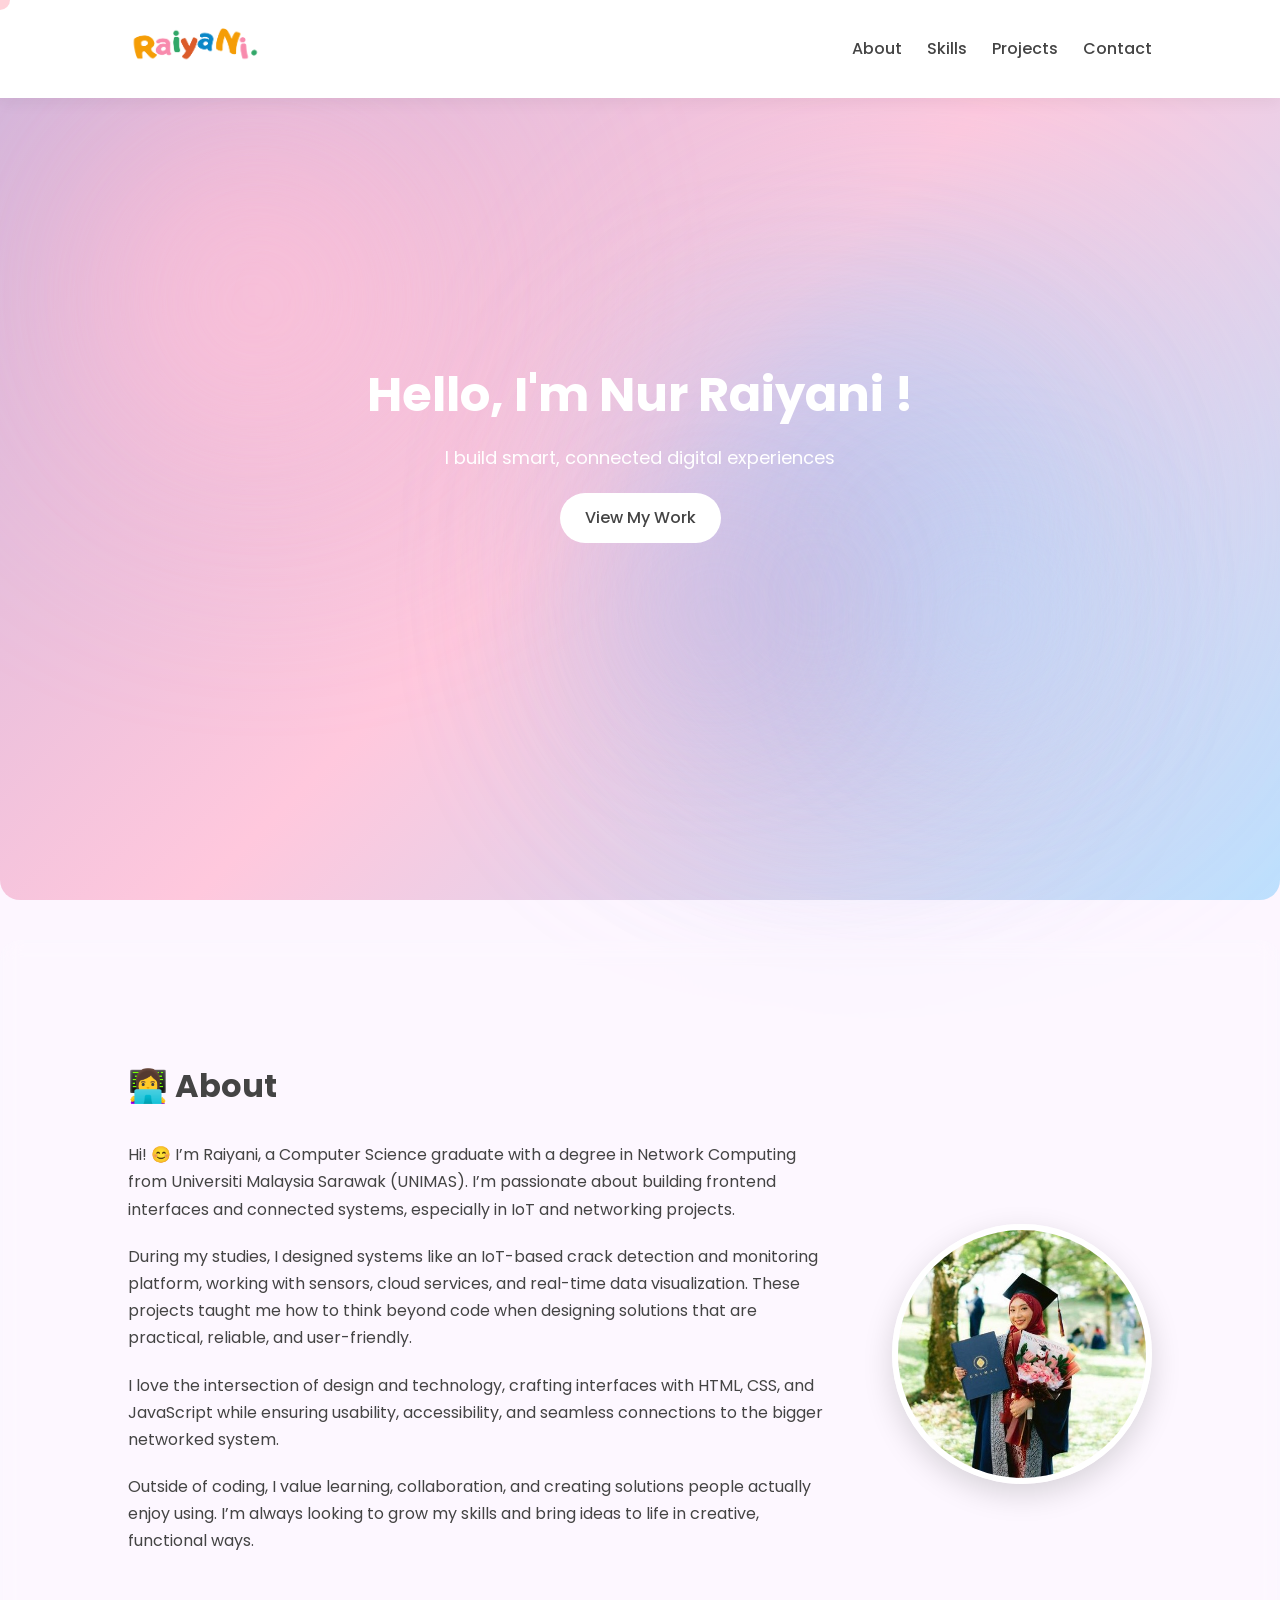
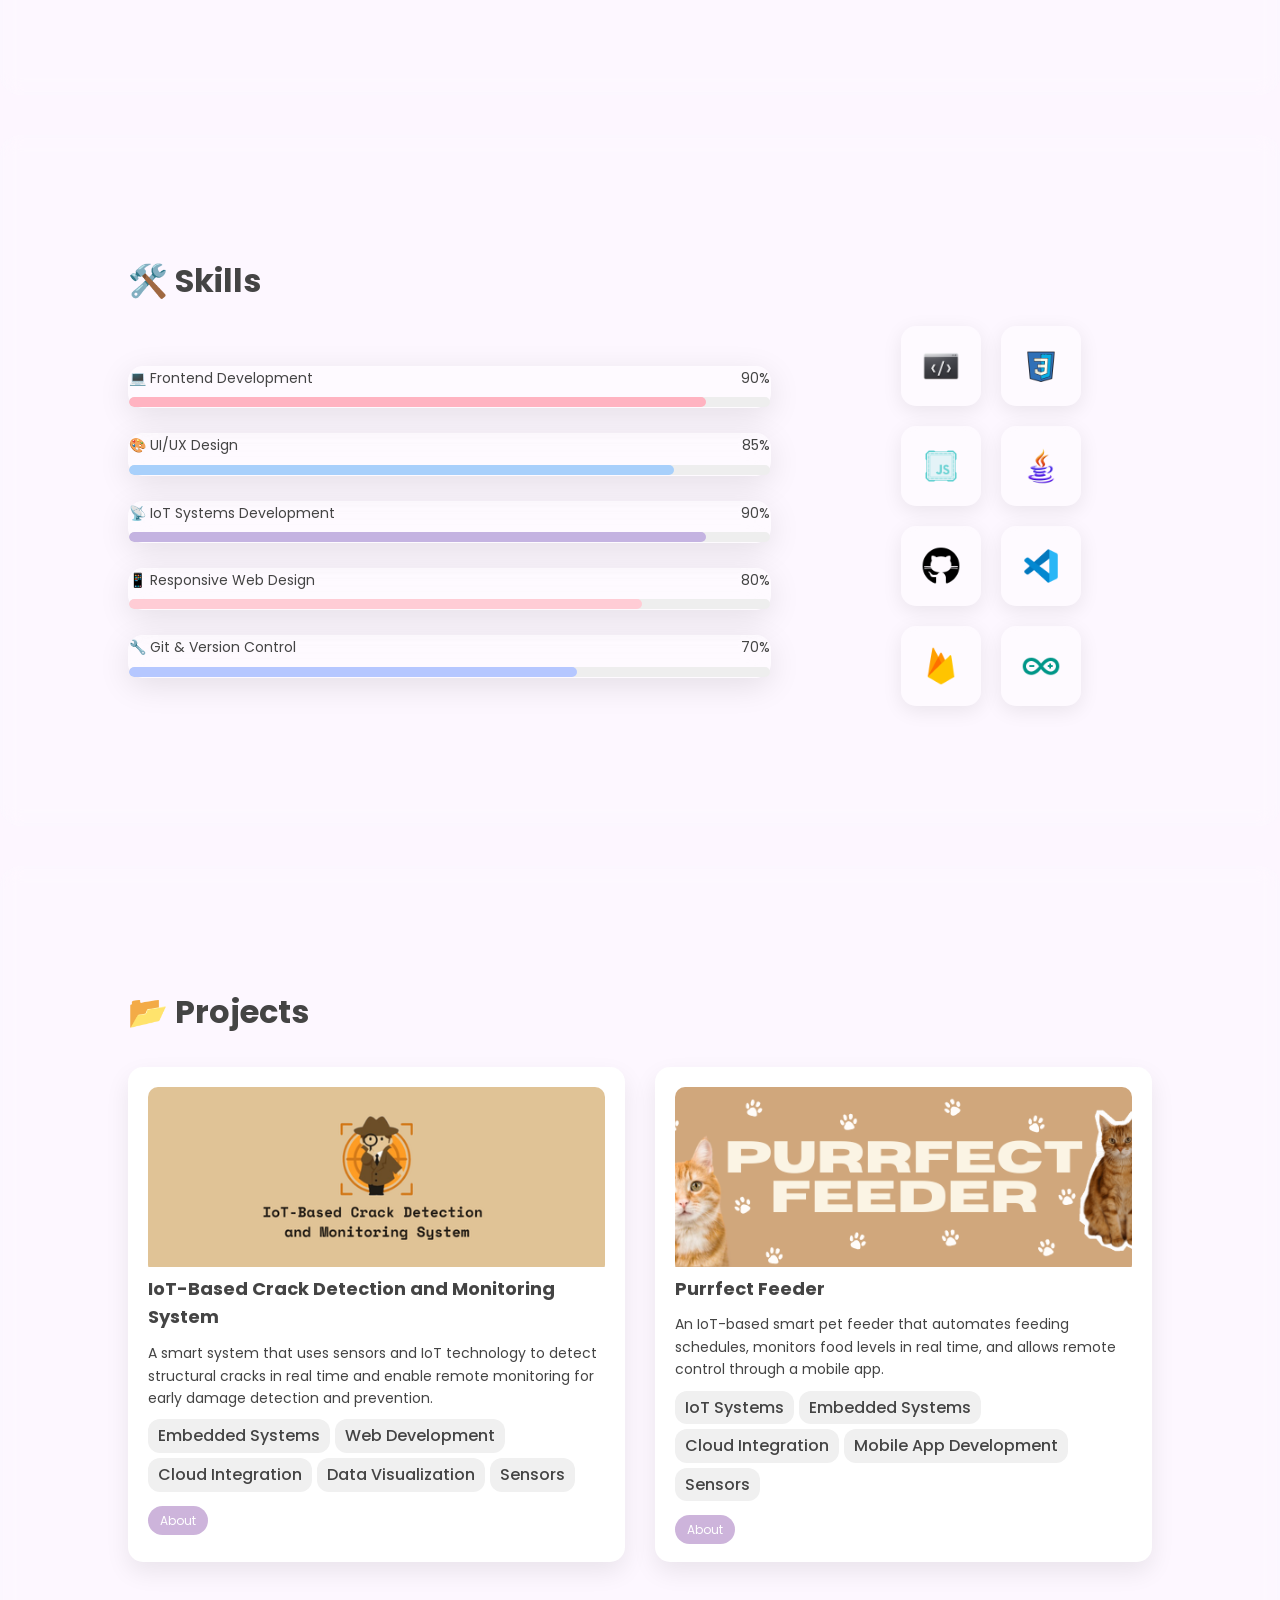
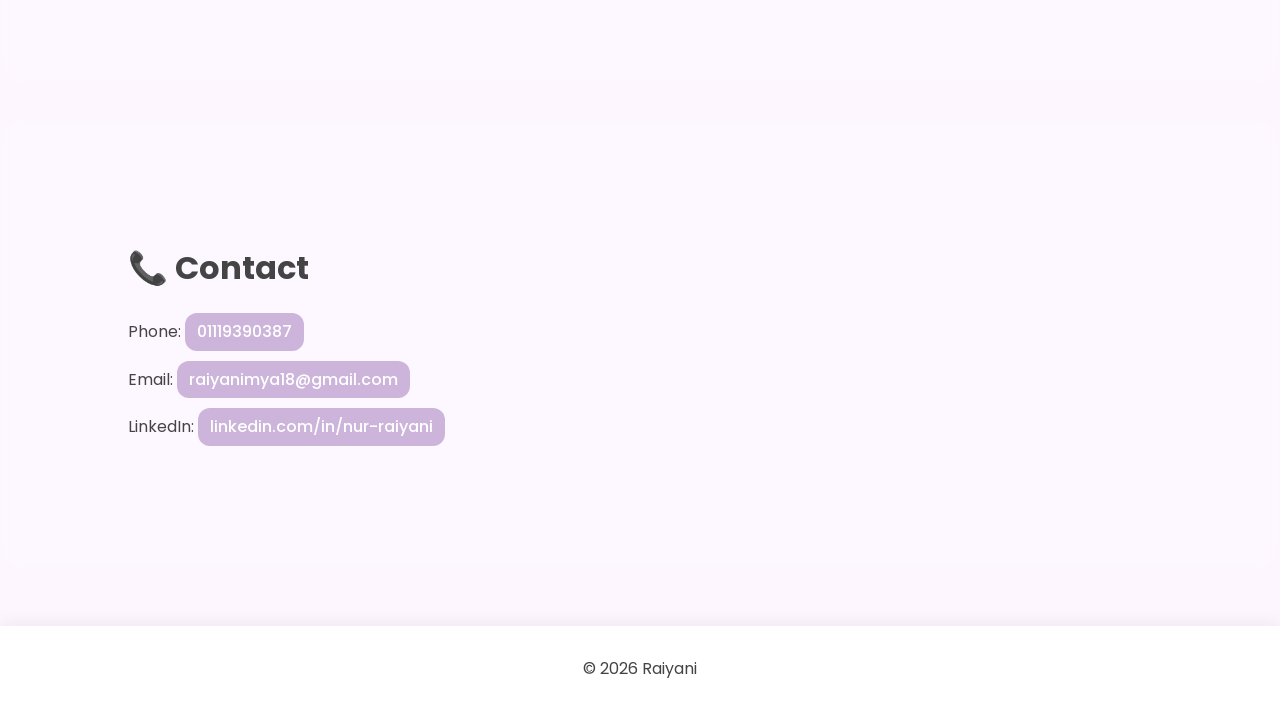
<file: index.html>
<!DOCTYPE html>
<html lang="en">
<head>
<meta charset="UTF-8">
<meta name="viewport" content="width=device-width, initial-scale=1.0">
<title>Raiyani Portfolio</title>

<link rel="stylesheet" href="style.css">

<link href="https://fonts.googleapis.com/css2?family=Poppins:wght@300;400;600&display=swap" rel="stylesheet">
</head>

<body>

<!-- NAVBAR -->
<header>
<nav class="navbar">

<div class="logo">
<a href="#hero">
<img src="images/logo.png" alt="Raiyani Logo">
</a>
</div>

<ul class="nav-links">
<li><a href="#about">About</a></li>
<li><a href="#skills">Skills</a></li>
<li><a href="#projects">Projects</a></li>
<li><a href="#contact">Contact</a></li>
</ul>

<div class="hamburger">
<span></span>
<span></span>
<span></span>
</div>

</nav>
</header>


<!-- HERO -->
<section class="hero" id="hero">

<div class="hero-content">
<h1>Hello, I'm <span>Nur Raiyani !</span></h1>
<p class="typing"></p>
<a href="#projects" class="btn">View My Work</a>
</div>

<div class="floating-shape shape1"></div>
<div class="floating-shape shape2"></div>
<div class="floating-shape shape3"></div>

<div class="blob blob1"></div>
<div class="blob blob2"></div>
<div class="blob blob3"></div>

</section>


<!-- ABOUT -->
<section id="about">

<h2>👩‍💻 About</h2>

<div class="about-container">

<div class="about-text">

<p>
Hi! 😊 I’m Raiyani, a Computer Science graduate with a degree in Network Computing from Universiti Malaysia Sarawak (UNIMAS). I’m passionate about building frontend interfaces and connected systems, especially in IoT and networking projects.
</p>

<p>
During my studies, I designed systems like an IoT-based crack detection and monitoring platform, working with sensors, cloud services, and real-time data visualization. These projects taught me how to think beyond code when designing solutions that are practical, reliable, and user-friendly.
</p>

<p>
I love the intersection of design and technology, crafting interfaces with HTML, CSS, and JavaScript while ensuring usability, accessibility, and seamless connections to the bigger networked system.
</p>

<p>
Outside of coding, I value learning, collaboration, and creating solutions people actually enjoy using. I’m always looking to grow my skills and bring ideas to life in creative, functional ways.
</p>

</div>


<div class="about-image">
<img src="images/profile.jpeg" alt="Nur Raiyani">
</div>

</div>

</section>


<!-- SKILLS -->
<section id="skills">
  <h2>🛠️ Skills</h2>
  <div class="skills-flex">
    
    <!-- Left: Skill Bars -->
    <div class="skills-container">
      <div class="skill-bar">
        <div class="skill-info"><span>💻 Frontend Development</span><span>90%</span></div>
        <div class="skill-progress"><div class="skill-fill html"></div></div>
      </div>
      <div class="skill-bar">
        <div class="skill-info"><span>🎨 UI/UX Design</span><span>85%</span></div>
        <div class="skill-progress"><div class="skill-fill css"></div></div>
      </div>
      <div class="skill-bar">
        <div class="skill-info"><span>📡 IoT Systems Development</span><span>90%</span></div>
        <div class="skill-progress"><div class="skill-fill js"></div></div>
      </div>
      <div class="skill-bar">
        <div class="skill-info"><span>📱 Responsive Web Design</span><span>80%</span></div>
        <div class="skill-progress"><div class="skill-fill ui"></div></div>
      </div>
      <div class="skill-bar">
        <div class="skill-info"><span>🔧 Git & Version Control</span><span>70%</span></div>
        <div class="skill-progress"><div class="skill-fill figma"></div></div>
      </div>
    </div>

    <!-- Right: Tech Stack Icons -->
    <div class="tech-stack">
      <div class="tech-icon"><img src="images/html-icon.png" alt="HTML" title="HTML"></div>
      <div class="tech-icon"><img src="images/css-icon.png" alt="CSS" title="CSS"></div>
      <div class="tech-icon"><img src="images/js-icon.png" alt="JavaScript" title="JavaScript"></div>
      <div class="tech-icon"><img src="images/figma-icon.png" alt="Figma" title="Figma"></div>
      <div class="tech-icon"><img src="images/git-icon.png" alt="Git" title="Git"></div>
      <div class="tech-icon"><img src="images/vscode-icon.png" alt="VS Code" title="VS Code"></div>
      <div class="tech-icon"><img src="images/firebase-icon.png" alt="Firebase" title="Firebase"></div>
      <div class="tech-icon"><img src="images/arduino-icon.png" alt="Arduino" title="Arduino"></div>
    </div>

  </div>
</section>

<section id="projects">

<h2>📂 Projects</h2>

<div class="projects-grid">

  <!-- Project 1 -->
  <div class="project-card">

    <div class="project-img-container">
      <img src="images/project1.png" alt="Project 1">
      <!-- View Here clickable link -->
      <a href="project1.html" class="open-text" target="_blank">View Here</a>
    </div>

    <div class="project-info">
      <h3>IoT-Based Crack Detection and Monitoring System</h3>
      <p>A smart system that uses sensors and IoT technology to detect structural cracks in real time and enable remote monitoring for early damage detection and prevention.</p>

      <div class="project-tags">
        <span>Embedded Systems</span>
        <span>Web Development</span>
        <span>Cloud Integration</span>
        <span>Data Visualization</span>
        <span>Sensors</span>
      </div>

      <div class="project-links">
        <a href="project1.html" target="_blank">About</a>
      </div>
    </div>

  </div>

  <!-- Project 2 -->
  <div class="project-card">

    <div class="project-img-container">
      <img src="images/project2.png" alt="Project 2">
      <a href="project2.html" class="open-text" target="_blank">View Here</a>
    </div>

    <div class="project-info">
      <h3>Purrfect Feeder</h3>
      <p>An IoT-based smart pet feeder that automates feeding schedules, monitors food levels in real time, and allows remote control through a mobile app.</p>

      <div class="project-tags">
        <span>IoT Systems</span>
        <span>Embedded Systems</span>
        <span>Cloud Integration</span>
        <span>Mobile App Development</span>
        <span>Sensors</span>
      </div>

      <div class="project-links">
        <a href="project2.html" target="_blank">About</a>
      </div>
    </div>

  </div>

</div>

</section>

<!-- CONTACT -->
<section id="contact">
  <h2>📞 Contact</h2>

  <p>Phone: <a href="tel:01119390387" class="contact-link">01119390387</a></p>
  <p>Email: <a href="mailto:raiyanimya18@gmail.com" class="contact-link">raiyanimya18@gmail.com</a></p>
  <p>LinkedIn: <a href="https://www.linkedin.com/in/nur-raiyani-004656225/" target="_blank" class="contact-link">linkedin.com/in/nur-raiyani</a></p>
</section>


<!-- FOOTER -->
<footer>
<p>© 2026 Raiyani</p>
</footer>


<div class="cursor"></div>

<script src="script.js"></script>

</body>
</html>
</file>
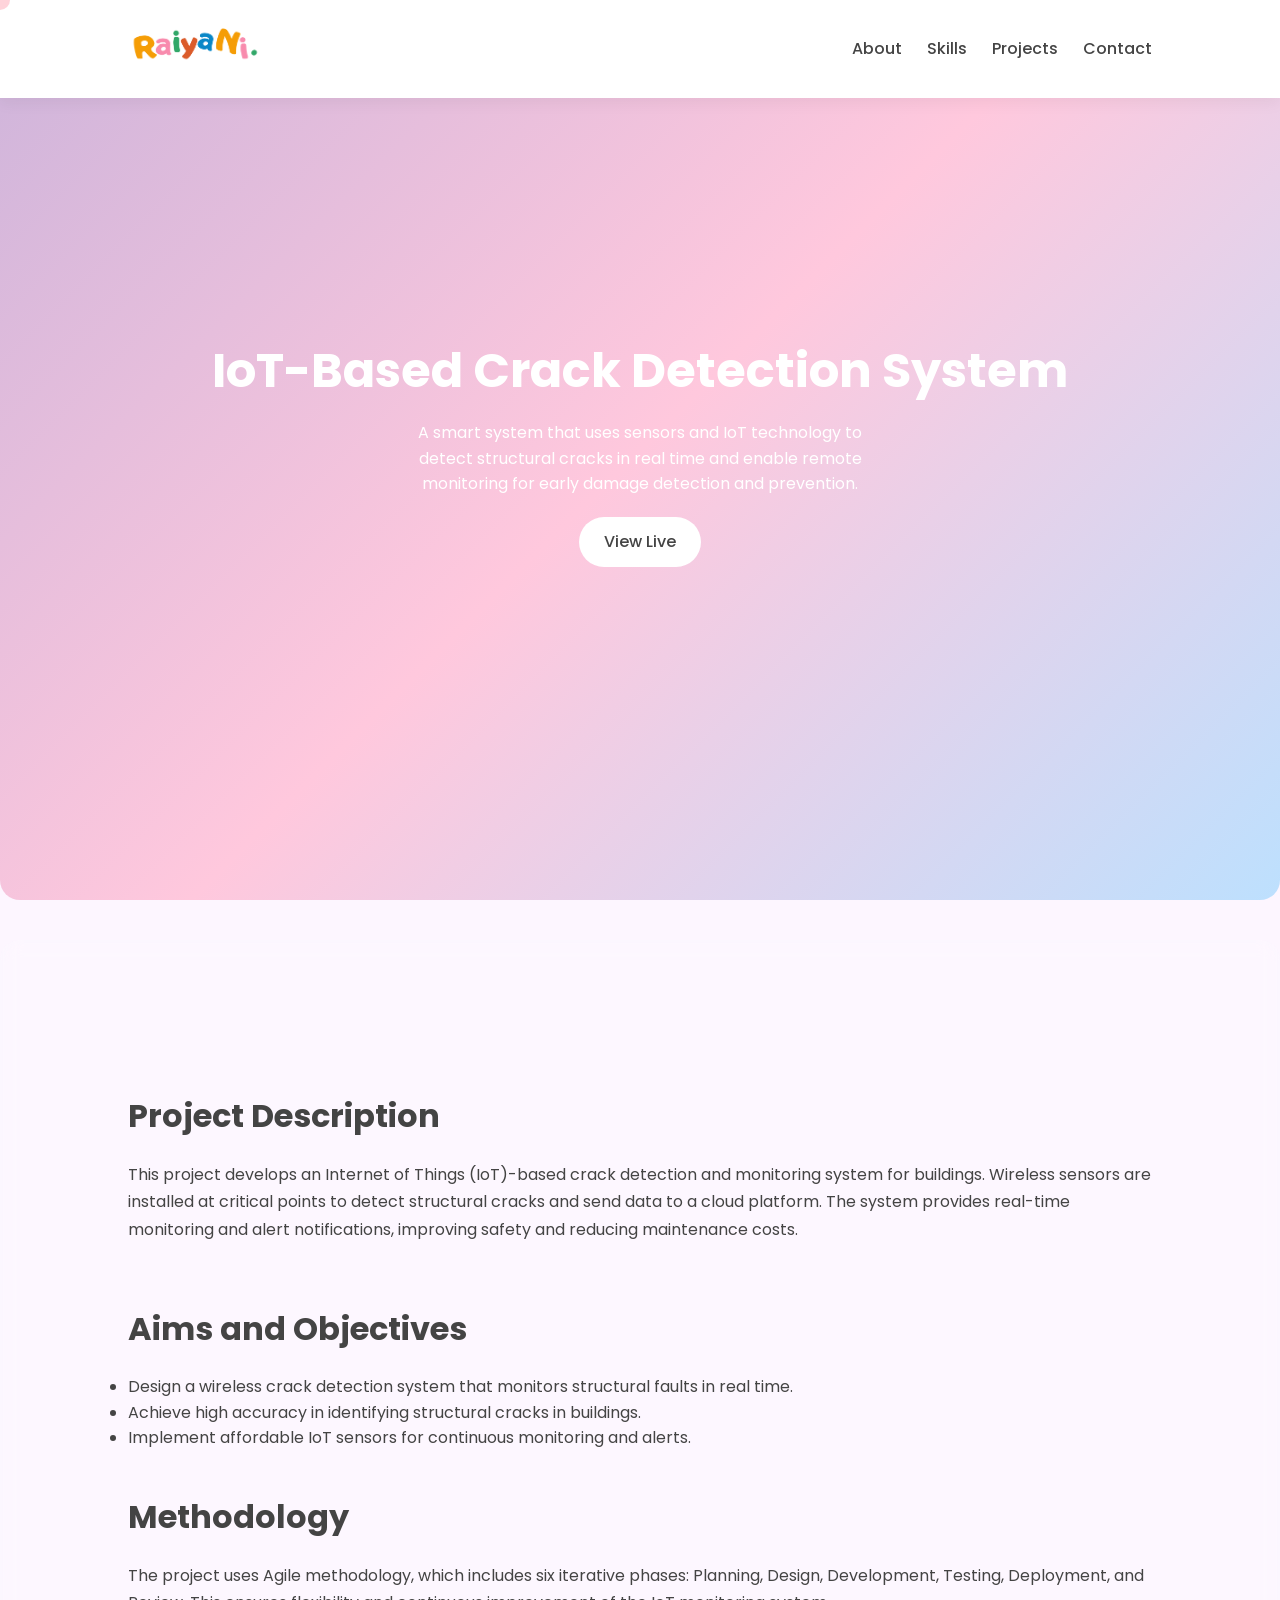
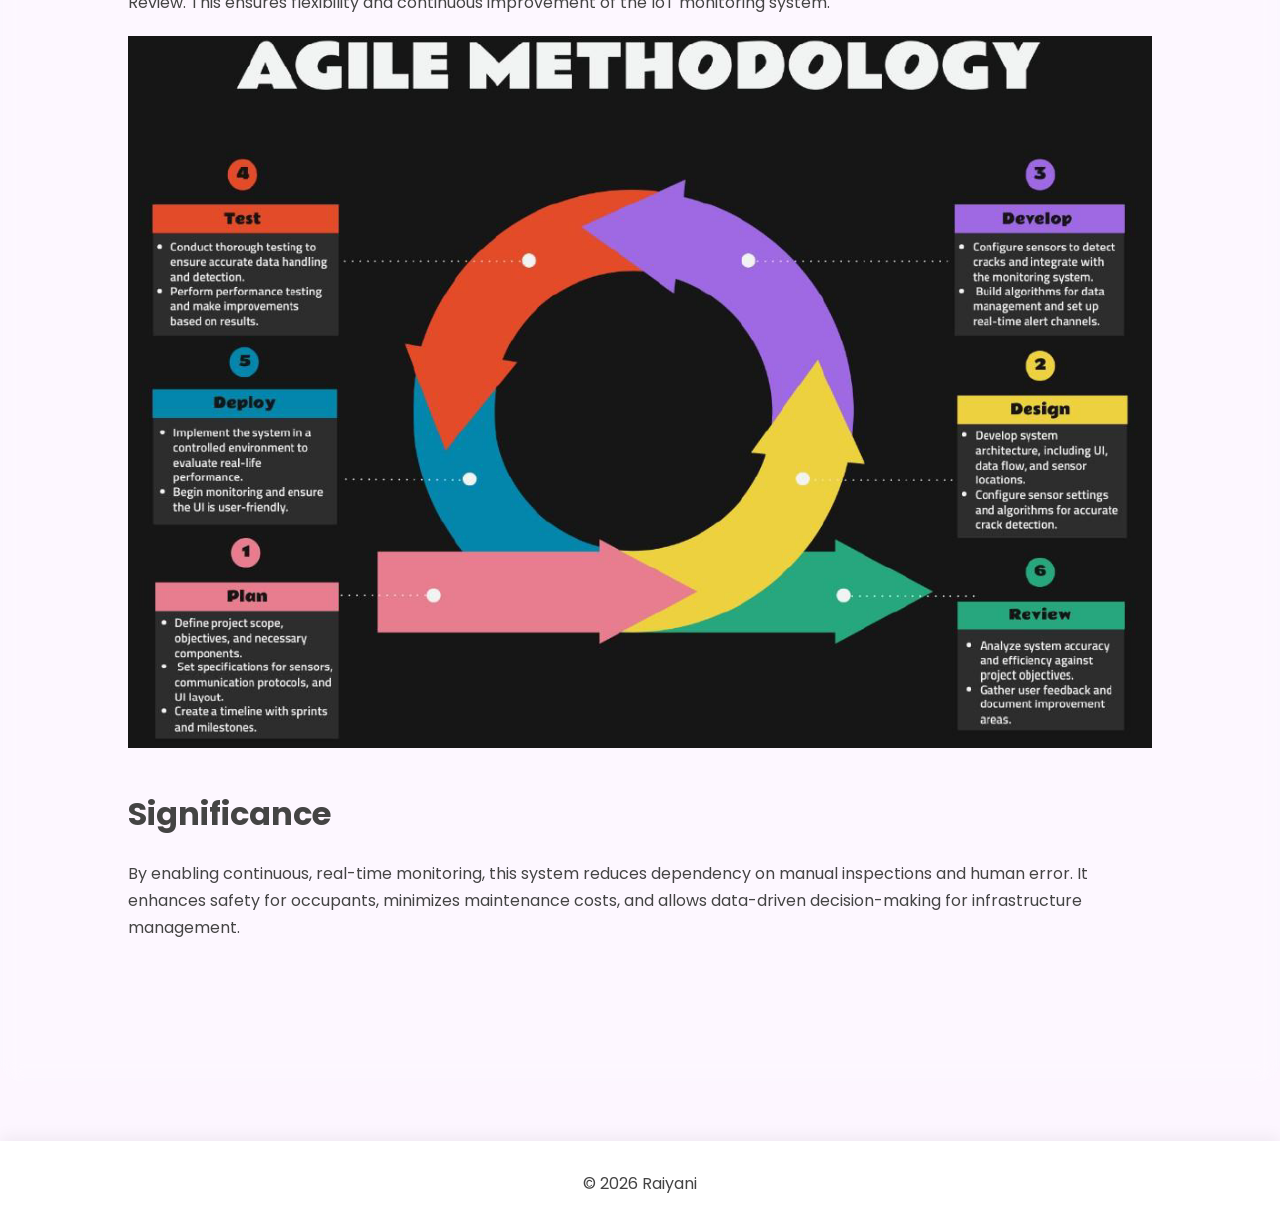
<file: project1.html>
<!DOCTYPE html>
<html lang="en">
<head>
<meta charset="UTF-8">
<meta name="viewport" content="width=device-width, initial-scale=1.0">
<title>IoT-Based Crack Detection and Monitoring System</title>

<link rel="stylesheet" href="style.css">
<link href="https://fonts.googleapis.com/css2?family=Poppins:wght@300;400;600&display=swap" rel="stylesheet">

</head>
<body>

<!-- NAVBAR -->
<header>
<nav class="navbar">

<div class="logo">
<a href="index.html">
<img src="images/logo.png" alt="Raiyani Logo">
</a>
</div>

<ul class="nav-links">
<li><a href="index.html#about">About</a></li>
<li><a href="index.html#skills">Skills</a></li>
<li><a href="index.html#projects">Projects</a></li>
<li><a href="index.html#contact">Contact</a></li>
</ul>

<div class="hamburger">
<span></span>
<span></span>
<span></span>
</div>

</nav>
</header>

<!-- PROJECT HERO -->
<section class="hero">
<div class="hero-content">
<h1>IoT-Based Crack Detection System</h1>
<p>A smart system that uses sensors and IoT technology to detect structural cracks in real time and enable remote monitoring for early damage detection and prevention.</p>
<a href="https://crack-detection-monitoring-iot.web.app" class="btn" target="_blank">View Live</a>
</div>
</section>

<!-- PROJECT DETAILS -->
<section id="project-details">
<div class="about-container" style="flex-direction: column; gap: 40px;">

<!-- Project Description -->
<div class="about-text">
<h2>Project Description</h2>
<p>This project develops an Internet of Things (IoT)-based crack detection and monitoring system for buildings. Wireless sensors are installed at critical points to detect structural cracks and send data to a cloud platform. The system provides real-time monitoring and alert notifications, improving safety and reducing maintenance costs.</p>
</div>

<!-- Aims and Objectives -->
<div class="about-text">
<h2>Aims and Objectives</h2>
<ul>
<li>Design a wireless crack detection system that monitors structural faults in real time.</li>
<li>Achieve high accuracy in identifying structural cracks in buildings.</li>
<li>Implement affordable IoT sensors for continuous monitoring and alerts.</li>
</ul>
</div>

<!-- Methodology -->
<div class="about-text">
<h2>Methodology</h2>
<p>The project uses Agile methodology, which includes six iterative phases: Planning, Design, Development, Testing, Deployment, and Review. This ensures flexibility and continuous improvement of the IoT monitoring system.</p>
<img class="project-detail-image" src="images/methodology.png" alt="Methodology Diagram">
</div>

<!-- Significance -->
<div class="about-text">
<h2>Significance</h2>
<p>By enabling continuous, real-time monitoring, this system reduces dependency on manual inspections and human error. It enhances safety for occupants, minimizes maintenance costs, and allows data-driven decision-making for infrastructure management.</p>
</div>

</div>
</section>

<!-- FOOTER -->
<footer>
<p>© 2026 Raiyani</p>
</footer>

<div class="cursor"></div>

<script src="script.js"></script>
</body>
</html>
</file>
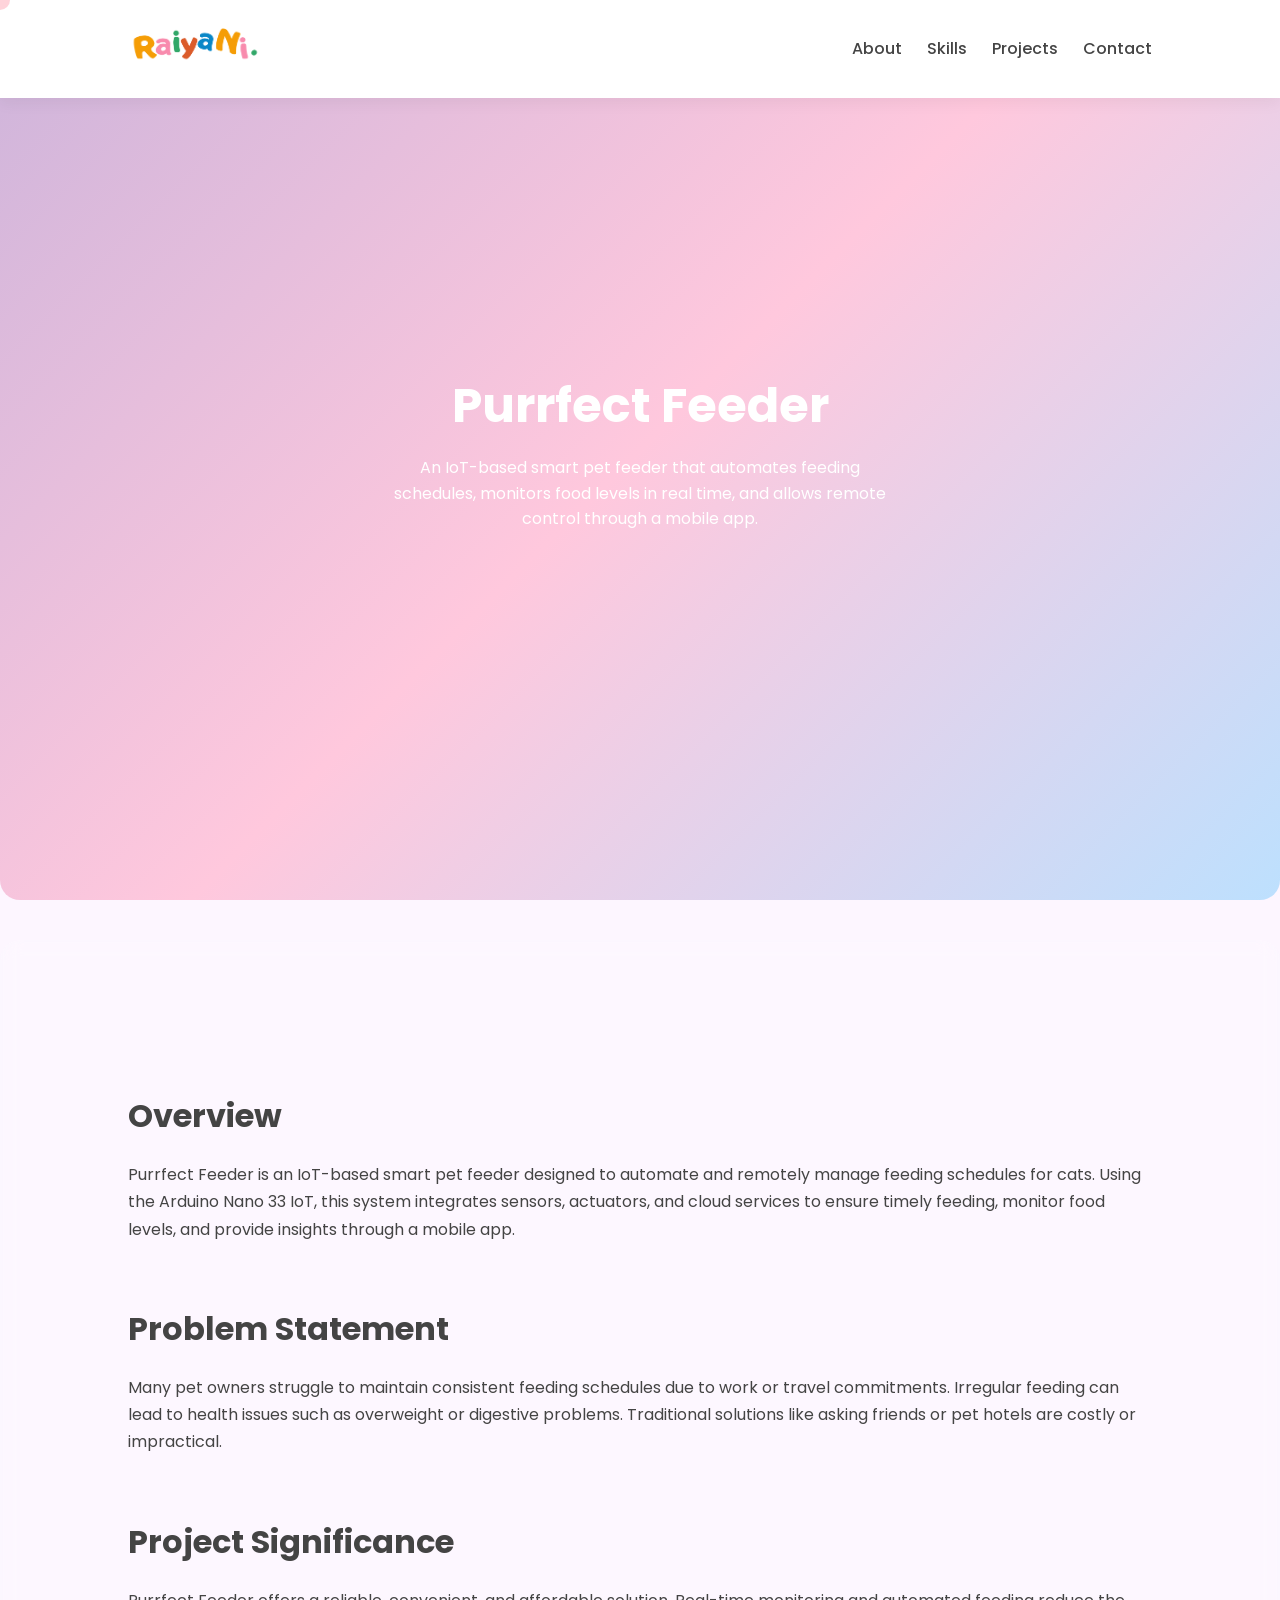
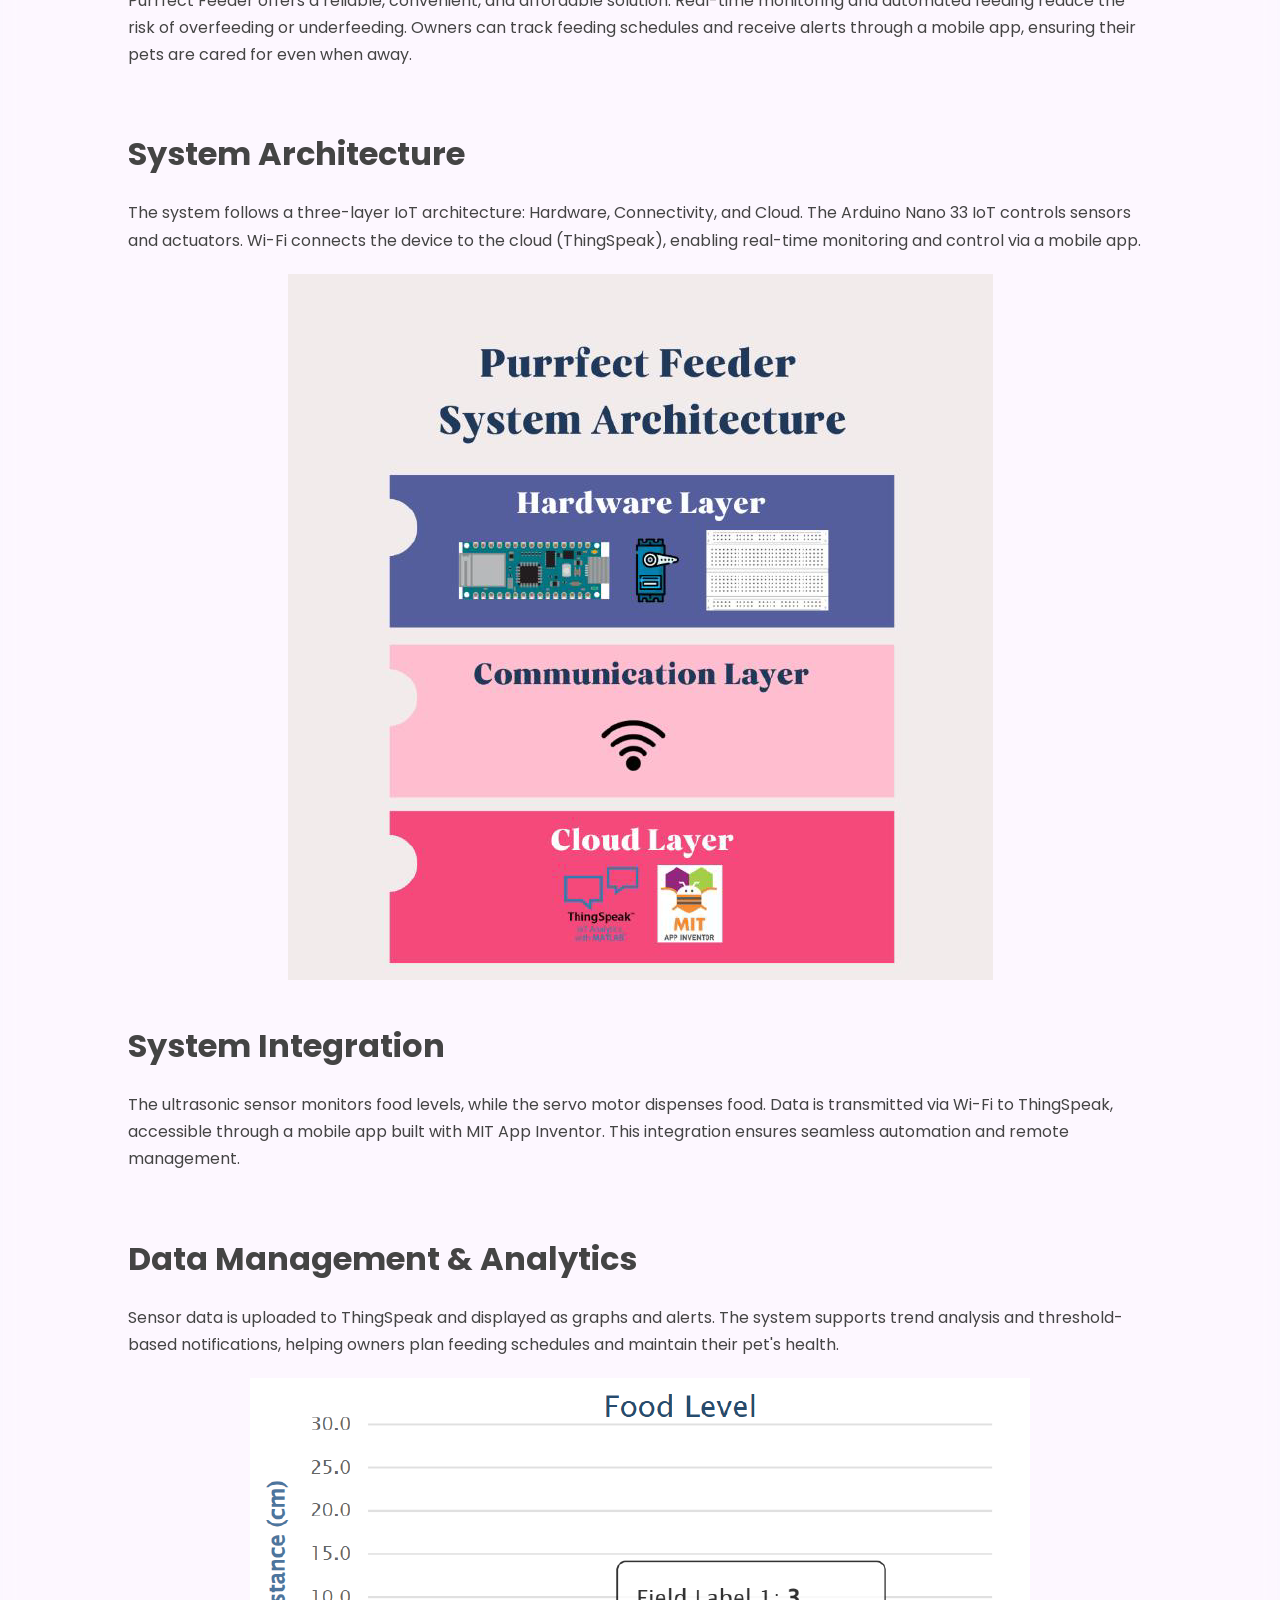
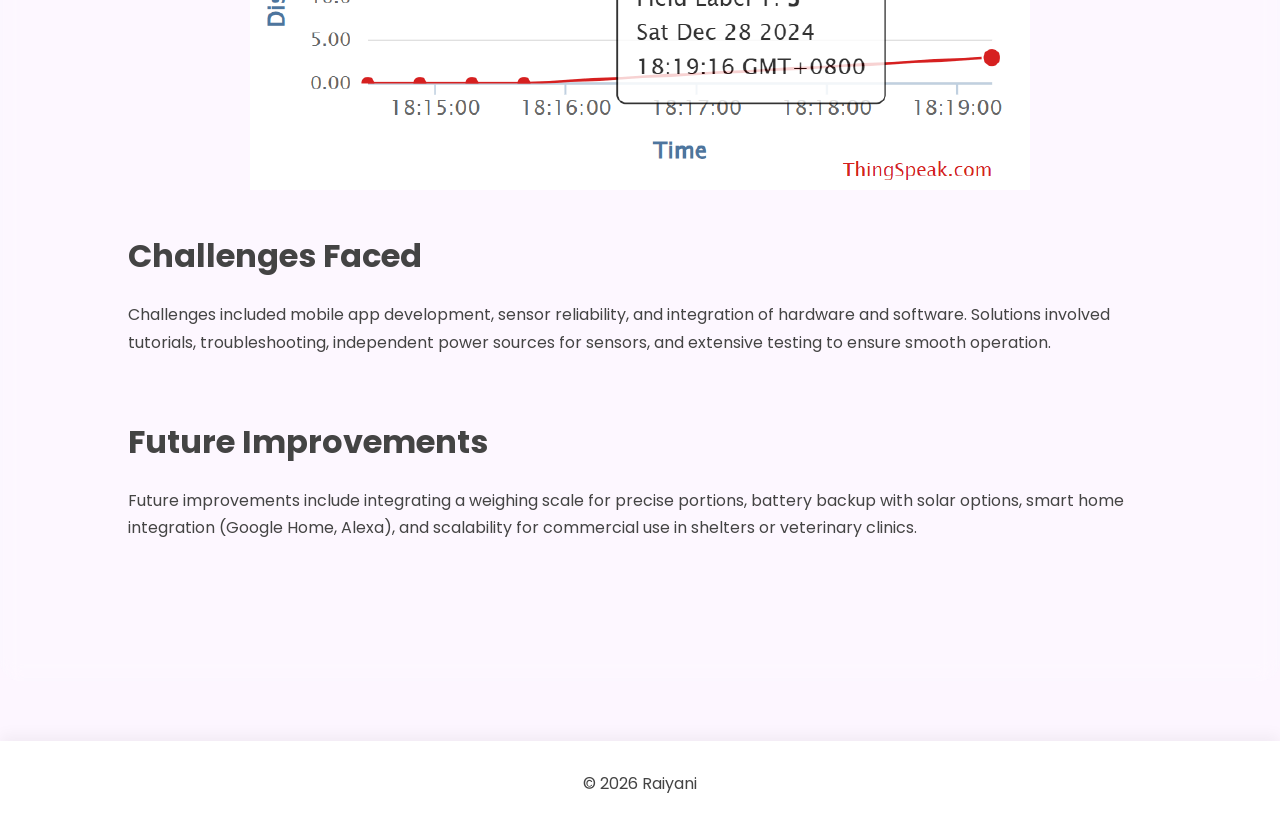
<file: project2.html>
<!DOCTYPE html>
<html lang="en">
<head>
<meta charset="UTF-8">
<meta name="viewport" content="width=device-width, initial-scale=1.0">
<title>Purrfect Feeder</title>

<link rel="stylesheet" href="style.css">
<link href="https://fonts.googleapis.com/css2?family=Poppins:wght@300;400;600&display=swap" rel="stylesheet">

</head>
<body>

<!-- NAVBAR -->
<header>
<nav class="navbar">

<div class="logo">
<a href="index.html">
<img src="images/logo.png" alt="Raiyani Logo">
</a>
</div>

<ul class="nav-links">
<li><a href="index.html#about">About</a></li>
<li><a href="index.html#skills">Skills</a></li>
<li><a href="index.html#projects">Projects</a></li>
<li><a href="index.html#contact">Contact</a></li>
</ul>

<div class="hamburger">
<span></span>
<span></span>
<span></span>
</div>

</nav>
</header>

<!-- PROJECT HERO -->
<section class="hero">
<div class="hero-content">
<h1>Purrfect Feeder</h1>
<p>An IoT-based smart pet feeder that automates feeding schedules, monitors food levels in real time, and allows remote control through a mobile app.</p>
</div>
</section>

<!-- PROJECT DETAILS -->
<section id="project-details">

<div class="about-container" style="flex-direction: column; gap: 40px;">

<!-- Overview -->
<div class="about-text">
<h2>Overview</h2>
<p>Purrfect Feeder is an IoT-based smart pet feeder designed to automate and remotely manage feeding schedules for cats. Using the Arduino Nano 33 IoT, this system integrates sensors, actuators, and cloud services to ensure timely feeding, monitor food levels, and provide insights through a mobile app.</p>
</div>

<!-- Problem Statement -->
<div class="about-text">
<h2>Problem Statement</h2>
<p>Many pet owners struggle to maintain consistent feeding schedules due to work or travel commitments. Irregular feeding can lead to health issues such as overweight or digestive problems. Traditional solutions like asking friends or pet hotels are costly or impractical.</p>
</div>

<!-- Project Significance -->
<div class="about-text">
<h2>Project Significance</h2>
<p>Purrfect Feeder offers a reliable, convenient, and affordable solution. Real-time monitoring and automated feeding reduce the risk of overfeeding or underfeeding. Owners can track feeding schedules and receive alerts through a mobile app, ensuring their pets are cared for even when away.</p>
</div>

<!-- System Architecture -->
<div class="about-text">
<h2>System Architecture</h2>
<p>The system follows a three-layer IoT architecture: Hardware, Connectivity, and Cloud. The Arduino Nano 33 IoT controls sensors and actuators. Wi-Fi connects the device to the cloud (ThingSpeak), enabling real-time monitoring and control via a mobile app.</p>
<img class="project-detail-image" src="images/system-architecture.png" alt="Purrfect Feeder System Architecture">
</div>

<!-- System Integration -->
<div class="about-text">
<h2>System Integration</h2>
<p>The ultrasonic sensor monitors food levels, while the servo motor dispenses food. Data is transmitted via Wi-Fi to ThingSpeak, accessible through a mobile app built with MIT App Inventor. This integration ensures seamless automation and remote management.</p>
</div>

<!-- Data Management and Analytics -->
<div class="about-text">
<h2>Data Management & Analytics</h2>
<p>Sensor data is uploaded to ThingSpeak and displayed as graphs and alerts. The system supports trend analysis and threshold-based notifications, helping owners plan feeding schedules and maintain their pet's health.</p>
<img class="project-detail-image" src="images/data-analytics.png" alt="Food level graph in ThingSpeak">
</div>

<!-- Challenges -->
<div class="about-text">
<h2>Challenges Faced</h2>
<p>Challenges included mobile app development, sensor reliability, and integration of hardware and software. Solutions involved tutorials, troubleshooting, independent power sources for sensors, and extensive testing to ensure smooth operation.</p>
</div>

<!-- Future Improvements -->
<div class="about-text">
<h2>Future Improvements</h2>
<p>Future improvements include integrating a weighing scale for precise portions, battery backup with solar options, smart home integration (Google Home, Alexa), and scalability for commercial use in shelters or veterinary clinics.</p>
</div>

</div>
</section>

<!-- FOOTER -->
<footer>
<p>© 2026 Raiyani</p>
</footer>

<div class="cursor"></div>

<script src="script.js"></script>
</body>
</html>
</file>
<file: style.css>
/* RESET */
*{margin:0;padding:0;box-sizing:border-box;}
body{font-family:'Poppins',sans-serif;background:#fdf6ff;color:#444;line-height:1.6;}
html{scroll-behavior:smooth;scroll-padding-top:80px;}

/* NAVBAR */
.navbar{display:flex;justify-content:space-between;align-items:center;padding:20px 10%;position:fixed;top:0;width:100%;background:white;box-shadow:0 5px 15px rgba(0,0,0,0.05);z-index:1000;}
.logo img {
  height: 50px;       /* adjust size as needed */
  width: auto;
  object-fit: contain;
}
.nav-links{display:flex;list-style:none;}
.nav-links li{margin-left:25px;}
.nav-links a{text-decoration:none;color:#444;font-weight:500;transition:0.3s;}
.nav-links a:hover{color:#a2d2ff;}
.hamburger{display:none;flex-direction:column;cursor:pointer;padding:10px;z-index:1001;-webkit-tap-highlight-color:transparent;}
.hamburger span{height:3px;width:25px;background:#444;margin:4px 0;border-radius:5px;transition:0.3s;}

h2 {
  display: flex;
  align-items: center;
  gap: 10px;
}

/* HERO */
.hero{height:100vh;display:flex;align-items:center;justify-content:center;position:relative;text-align:center;background:linear-gradient(135deg,#cdb4db,#ffc8dd,#bde0fe);overflow:visible;color:white;}
.hero-content{position:relative;z-index:2;}
.hero-content h1{font-size:48px;margin-bottom:10px;}
.hero span{color:white;}
.hero-content p{max-width:500px;margin:auto;}
.typing{margin-top:10px;font-size:18px;color:white;min-height:24px;}
.btn{display:inline-block;margin-top:20px;padding:12px 25px;background:white;color:#444;border-radius:25px;text-decoration:none;font-weight:500;transition:0.3s;}
.btn:hover{transform:translateY(-3px);box-shadow:0 5px 15px rgba(0,0,0,0.1);}

/* FLOATING SHAPES */
.floating-shape{position:absolute;border-radius:50%;opacity:0.4;filter:blur(80px);animation:float 10s infinite ease-in-out;z-index:1;will-change:transform,opacity;}
.shape1{width:250px;height:250px;background:#ffc8dd;top:20%;left:10%;}
.shape2{width:200px;height:200px;background:#bde0fe;bottom:20%;right:15%;animation-delay:2s;}
.shape3{width:150px;height:150px;background:#cdb4db;top:60%;left:50%;animation-delay:4s;}
@keyframes float{0%{transform:translateY(0)}50%{transform:translateY(-30px)}100%{transform:translateY(0)}}

/* ANIMATED BLOBS */
.blob{position:absolute;border-radius:50%;filter: blur(120px);opacity:0.7;animation:blobMove 30s infinite alternate;z-index:0;background-size:200% 200%;will-change:transform,opacity;}
.blob1{width:400px;height:400px;background:linear-gradient(135deg, #ffafcc, #ffc8dd);top:10%;left:5%;animation-delay:0s;}
.blob2{width:500px;height:500px;background:linear-gradient(135deg, #a8d0fb, #bde0fe);top:30%;right:10%;animation-delay:5s;}
.blob3{width:350px;height:350px;background:linear-gradient(135deg, #c4b3e1, #cdb4db);bottom:15%;left:50%;animation-delay:10s;}
@keyframes blobMove{0%{transform:translate(0px,0px) scale(1);background-position:0% 50%;}50%{transform:translate(50px,-30px) scale(1.1);background-position:100% 50%;}100%{transform:translate(-30px,50px) scale(0.9);background-position:0% 50%;}}

/* SECTIONS */
section{padding:120px 10%;background: rgba(255,255,255,0.15);backdrop-filter: blur(10px);-webkit-backdrop-filter: blur(10px);border-radius: 20px;margin-bottom:40px;}
section:not(.hero){opacity:0;transform:translateY(40px);transition:0.6s;}
h2{font-size:32px;margin-bottom:20px;}

/* ABOUT LAYOUT */

.about-container{
display:flex;
align-items:center;
justify-content:space-between;
gap:60px;
margin-top:30px;
}

.about-text{
flex:1;
}

.about-text p{
margin-bottom:20px;
line-height:1.7;
}

.about-image{
flex-shrink:0;
}

.about-image img{
width:260px;
height:260px;
object-fit:cover;
border-radius:50%;
border:6px solid white;
box-shadow:0 10px 30px rgba(0,0,0,0.15);
}

/* PROJECT DETAILS PAGE (project1.html) */
#project-details .about-container {
  align-items: flex-start;
}

#project-details .about-text {
  width: 100%;
  text-align: left;
}

#project-details .project-detail-image {
  display: block;
  margin: 20px auto 0;
  max-width: 100%;
  height: auto;
}

/* SKILLS */
.skills-container{max-width:700px;margin-top:40px;}
.skill-bar{margin-bottom:25px;background: rgba(255,255,255,0.25);backdrop-filter: blur(15px);-webkit-backdrop-filter: blur(15px);border-radius: 15px;box-shadow: 0 8px 32px rgba(0,0,0,0.1);transition: 0.3s ease;border: 1px solid rgba(255,255,255,0.2);}
.skill-bar:hover{transform: translateY(-5px) scale(1.02);box-shadow: 0 15px 35px rgba(0,0,0,0.15);}
.skill-info{display:flex;justify-content:space-between;margin-bottom:8px;font-size:14px;}
.skill-progress{width:100%;height:10px;background:#eee;border-radius:20px;overflow:hidden;}
.skill-fill{height:100%;width:0;border-radius:20px;transition:width 1.5s ease;}
.skill-fill.html{background:#ffb3c1;}
.skill-fill.css{background:#a8d0fb;}
.skill-fill.js{background:#c4b3e1;}
.skill-fill.ui{background:#ffccd5;}
.skill-fill.figma{background:#b5c7ff;}

/* SKILLS FLEX CONTAINER */
.skills-flex{
  display:flex;
  gap:60px;
  align-items:flex-start;
}

.skills-container{
  flex:2;
}

.tech-stack{
  flex:1;
  display:grid;
  grid-template-columns:repeat(2,80px);
  gap:20px;
  justify-content:center;
}

.tech-icon {
  width: 80px;
  height: 80px;
  display: flex;
  justify-content: center;
  align-items: center;
  background: rgba(255,255,255,0.25);
  backdrop-filter: blur(10px);
  border-radius: 15px;
  box-shadow: 0 5px 20px rgba(0,0,0,0.08);
  transition: transform 0.3s, box-shadow 0.3s;
}

.tech-icon:hover {
  transform: translateY(-5px) scale(1.05);
  box-shadow: 0 15px 30px rgba(0,0,0,0.15);
}

.tech-icon img {
  width: 50%;
  height: 50%;
  object-fit: contain;
}

/* PROJECTS SECTION */

/* Projects Grid */
.projects-grid {
  display: grid;
  grid-template-columns: repeat(auto-fit, minmax(250px, 1fr));
  gap: 30px;
  margin-top: 30px;
}

/* Project Card */
.project-card {
  position: relative;
  background: white;
  padding: 20px;
  border-radius: 15px;
  box-shadow: 0 10px 25px rgba(0,0,0,0.08);
  transition: 0.3s;
}

/* Card hover effect */
.project-card:hover {
  transform: translateY(-5px) scale(1.02);
  box-shadow: 0 15px 35px rgba(0,0,0,0.15);
}

/* Image container */
.project-img-container {
  position: relative;
  overflow: hidden;
  border-radius: 10px;
}

/* Image hover effect */
.project-img-container img {
  width: 100%;
  height: 180px;
  object-fit: cover;
  transition: filter 0.3s ease, transform 0.3s ease;
}

.project-img-container:hover img {
  filter: blur(3px);
  transform: scale(1.05);
}

/* Hover "View Here" link */
.open-text {
  position: absolute;
  top: 50%;
  left: 50%;
  transform: translate(-50%, -50%);
  color: rgb(0, 0, 0);
  font-weight: 200;
  font-size: 24px;
  opacity: 0;
  text-decoration: none;
  padding: 8px 15px;
  background: #f0f0f0;
  border-radius: 8px;
  transition: opacity 0.3s ease, background 0.3s ease;
  display: inline-block;
  pointer-events: auto; /* clickable */
  z-index: 10; /* above image */
  cursor: pointer;
}

.project-img-container:hover .open-text {
  opacity: 1;
}

.project-img-container .open-text:hover {
  background: #cdb4db;
  color: rgb(255, 255, 255);
}

/* Project Info */
.project-info {
  position: static;
  opacity: 1;
  background: none;
  backdrop-filter: none;
  color: #444;
}

.project-info h3 {
  margin-bottom: 10px;
  font-size: 18px;
}

.project-info p {
  font-size: 14px;
  margin-bottom: 10px;
}

/* Tags */
.project-tags {
  margin-bottom: 15px;
  display: flex;
  flex-wrap: wrap;
  gap: 5px;
}

.project-tags span {
  background: #f0f0f0;
  color: #444;
  font-weight: 500;
  padding: 4px 10px;
  border-radius: 12px;
  white-space: normal;
}

/* Buttons */
.project-links a {
  text-decoration: none;
  background: #cdb4db;
  color: white;
  padding: 6px 12px;
  border-radius: 15px;
  font-size: 12px;
  margin-right: 5px;
  transition: 0.3s;
}

.project-links a:hover {
  background: #a2d2ff;
}

/* CONTACT & FOOTER */
#contact p{margin-top:10px;}
/* Contact links styling */
.contact-link {
  display: inline-block;
  text-decoration: none;
  background: #cdb4db;
  color: white;
  padding: 6px 12px;
  border-radius: 12px;
  transition: 0.3s;
  font-weight: 500;
}

.contact-link:hover {
  background: #a2d2ff;
}
footer{text-align:center;padding:30px;background:white;margin-top:60px;box-shadow:0 -5px 15px rgba(0,0,0,0.05);}

/* CURSOR */
.cursor{position:fixed;top:0;left:0;width:20px;height:20px;background:rgba(255,192,203,0.7);border-radius:50%;pointer-events:none;transform:translate(-50%,-50%);transition:width 0.2s ease,height 0.2s ease,background 0.2s ease;z-index:2000;}

/* MOBILE */
@media(max-width:768px){
  .hero h1{font-size:32px;}
  .hero-content p{font-size:14px;}
  .hamburger{display:flex;}
  .nav-links{position:absolute;top:70px;right:0;background:white;width:200px;flex-direction:column;text-align:center;padding:20px 0;box-shadow:0 10px 20px rgba(0,0,0,0.1);transform:translateX(100%);transition:0.3s;z-index:999;}
  .nav-links li{margin:15px 0;}
  .nav-links.active{transform:translateX(0);}
  section{padding:100px 8%;}
  .projects-grid{grid-template-columns:1fr;}
  .blob2,.blob3,.floating-shape{display:none;}
  .floating-shape{filter:blur(40px);}
  .blob{filter:blur(80px);}
  .about-container{
    flex-direction:column;
    text-align:center;
  }
  #project-details .about-container{
    text-align:left;
    align-items:flex-start;
  }
  .about-image img{
    margin-top:20px;
    width:200px;
    height:200px;
  }
  .skills-flex {
    flex-direction: column;
    align-items: center;
  }
  .tech-stack {
    grid-template-columns: repeat(4, 60px);
    margin-top: 30px;
  }
}
</file>
